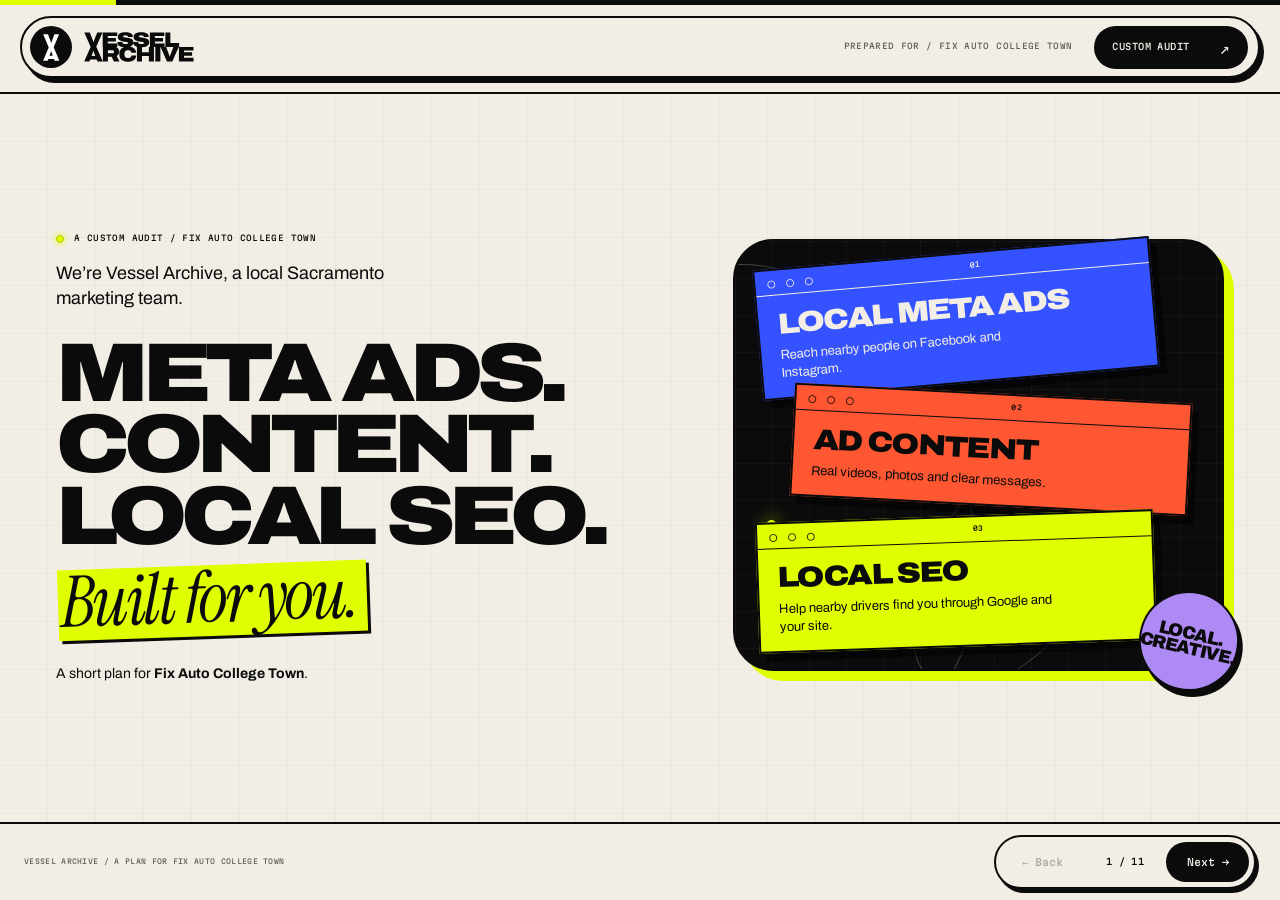
<file: index.html>
<!doctype html><html lang="en"><head><meta charset="utf-8"><meta name="viewport" content="width=device-width,initial-scale=1,viewport-fit=cover"><meta name="robots" content="noindex,nofollow"><meta name="theme-color" content="#f2eee5"><meta name="description" content="A custom local marketing plan for Fix Auto College Town, by Vessel Archive."><title>Fix Auto College Town × Vessel Archive</title><link rel="icon" href="assets/VA_Symbol_Black.svg" type="image/svg+xml"><link rel="preload" href="assets/archivo.woff" as="font" type="font/woff" crossorigin><link rel="stylesheet" href="styles.css?v=fix-auto-1"><script src="app.js?v=c405a71dfee5" defer></script></head><body><div class="reading-progress" aria-hidden="true"><span id="progress"></span></div><header class="masthead"><a class="brand" href="#1" aria-label="Vessel Archive, first page"><span class="brand-disc"><img src="assets/VA_Symbol_White.svg" alt="" width="19" height="30"></span><img class="wordmark" src="assets/VA_Primary_Black.svg" alt="Vessel Archive" width="124" height="36"></a><span class="project-label mono">Prepared for / Fix Auto College Town</span><span class="nav-tag mono">Custom audit <span aria-hidden="true">↗</span></span></header><main class="deck" aria-label="11-page Fix Auto College Town audit"><section class="slide intro-slide graph" id="slide-1" data-page="1" tabindex="-1" aria-label="Page 1" aria-hidden="false"><div class="slide-inner"><div class="cover-grid"><div class="cover-copy"><p class="eyebrow"><span class="signal"></span>A custom audit / Fix Auto College Town</p><p class="intro-note">We’re Vessel Archive, a local Sacramento marketing team.</p><h1 class="mega"><span>META ADS.</span><span>CONTENT.</span><span>LOCAL SEO.</span><em class="highlight">Built for you.</em></h1><p class="prepared">A short plan for <strong>Fix Auto College Town</strong>.</p></div><div class="service-stage"><div class="stage-grid" aria-hidden="true"><div class="orbit orbit-a"></div><div class="orbit orbit-b"></div><span class="orbit-point"></span></div><article class="service-window window cobalt"><div class="window-bar"><span class="window-dots" aria-hidden="true">○ ○ ○</span><span>01</span><span></span></div><div class="service-copy"><h3>Local Meta ads</h3><p>Reach nearby people on Facebook and Instagram.</p></div></article><article class="service-window window orange"><div class="window-bar"><span class="window-dots" aria-hidden="true">○ ○ ○</span><span>02</span><span></span></div><div class="service-copy"><h3>Ad content</h3><p>Real videos, photos and clear messages.</p></div></article><article class="service-window window acid"><div class="window-bar"><span class="window-dots" aria-hidden="true">○ ○ ○</span><span>03</span><span></span></div><div class="service-copy"><h3>Local SEO</h3><p>Help nearby drivers find you through Google and your site.</p></div></article><div class="archive-sticker" aria-hidden="true"><strong>LOCAL.<br>CREATIVE.</strong></div></div></div></div></section><section class="slide praise-slide graph" id="slide-2" data-page="2" aria-label="Page 2" tabindex="-1" hidden><div class="slide-inner"><div class="section-heading"><p class="eyebrow"><span class="signal"></span>What you do well</p><h2 class="mega"><span>REAL WORK. </span><em class="highlight">Local trust.</em></h2></div><div class="praise-grid"><div class="praise-copy"><p class="praise-body">Your shop already has the things a driver wants to see: real repairs, a local team and strong reviews.</p><div class="strength-review"><strong>4.8/5</strong><div><span>41 Google reviews</span><small class="mono">As of November 6, 2026</small></div></div><ul class="strength-points"><li>Your site shows real repair videos, with the car and work named.</li><li>The first screen has a clear call button.</li><li>Carwise offers both photo estimates and visit booking.</li></ul><p class="praise-transition">Make those strengths easier to find, then help drivers take the next step.</p></div><div class="praise-proof"><figure class="window proof-shot"><a href="assets/google-profile.jpg" target="_blank"><img src="assets/google-profile.jpg" alt="Your Google listing" loading="eager"></a><figcaption>Your Google listing · Nov 6, 2026 · <a href="https://www.google.com/maps/place/Fix+Auto+College+Town+%E2%80%93+Sacramento/@38.5495939,-121.4159097,17z/data=!3m1!4b1!4m6!3m5!1s0x809adac24837342f:0x99bc04dbec134367!8m2!3d38.5495939!4d-121.4159097!16s%2Fg%2F11c76hlml5?entry=ttu" target="_blank" rel="noopener">Source ↗</a> · Tap to enlarge</figcaption></figure><figure class="window proof-shot"><a href="assets/home-top.jpg" target="_blank"><img src="assets/home-top.jpg" alt="Your storefront and call button" loading="eager"></a><figcaption>Your storefront and call button · Nov 6, 2026 · <a href="https://fixautocollegetown.com/" target="_blank" rel="noopener">Source ↗</a> · Tap to enlarge</figcaption></figure></div></div></div></section><section class="slide list-slide findings-slide graph" id="slide-3" data-page="3" aria-label="Page 3" tabindex="-1" hidden><div class="slide-inner"><div class="section-heading"><p class="eyebrow"><span class="signal"></span>What we found / 1 of 3</p><h2 class="mega"><span>FINDINGS. </span><em class="highlight">Worth fixing.</em></h2></div><div class="finding-rows"><article class="finding-row"><div class="finding-copy"><span class="row-number">01</span><div><h3>Make photo estimates easy to find.</h3><p>Your site’s “Get Your Repair Quote Now” section opens visit booking. Carwise also offers an online photo estimate. Give drivers a clear choice: send photos or book a visit.</p><p class="finding-scope">Observed: two different options. The booking form loads with appointment options; neither form was submitted.</p></div></div><div class="proof-pair"><figure class="window proof-shot"><a href="assets/quote-booking.jpg" target="_blank"><img src="assets/quote-booking.jpg" alt="Site: quote heading, visit booking" loading="eager"></a><figcaption>Site: quote heading, visit booking · Nov 6, 2026 · <a href="https://fixautocollegetown.com/" target="_blank" rel="noopener">Source ↗</a> · Tap to enlarge</figcaption></figure><figure class="window proof-shot"><a href="assets/carwise-about-hours.jpg" target="_blank"><img src="assets/carwise-about-hours.jpg" alt="Carwise: photo estimate and booking" loading="eager"></a><figcaption>Carwise: photo estimate and booking · Nov 6, 2026 · <a href="https://www.carwise.com/auto-body-shops/fix-auto-college-town-sacramento-sacramento-ca-95826/625810" target="_blank" rel="noopener">Source ↗</a> · Tap to enlarge</figcaption></figure></div></article><article class="finding-row"><div class="finding-copy"><span class="row-number">02</span><div><h3>Closing times disagree.</h3><p>Your site shows a 5 PM close today. Carwise says 4:30 PM on weekdays. A driver could plan around the wrong time.</p><p class="finding-scope">Observed: a 30-minute gap on Friday, Nov 6. Confirm the right hours before changing either.</p></div></div><div class="proof-pair"><figure class="window proof-shot"><a href="assets/site-hours.jpg" target="_blank"><img src="assets/site-hours.jpg" alt="Site: Friday closes at 5 PM" loading="eager"></a><figcaption>Site: Friday closes at 5 PM · Nov 6, 2026 · <a href="https://fixautocollegetown.com/" target="_blank" rel="noopener">Source ↗</a> · Tap to enlarge</figcaption></figure><figure class="window proof-shot"><a href="assets/carwise-about-hours.jpg" target="_blank"><img src="assets/carwise-about-hours.jpg" alt="Carwise: weekdays close at 4:30 PM" loading="eager"></a><figcaption>Carwise: weekdays close at 4:30 PM · Nov 6, 2026 · <a href="https://www.carwise.com/auto-body-shops/fix-auto-college-town-sacramento-sacramento-ca-95826/625810" target="_blank" rel="noopener">Source ↗</a> · Tap to enlarge</figcaption></figure></div></article></div></div></section><section class="slide list-slide findings-slide graph" id="slide-4" data-page="4" aria-label="Page 4" tabindex="-1" hidden><div class="slide-inner"><div class="section-heading"><p class="eyebrow"><span class="signal"></span>What we found / 2 of 3</p><h2 class="mega"><span>FINDINGS. </span><em class="highlight">Worth fixing.</em></h2></div><div class="finding-rows"><article class="finding-row"><div class="finding-copy"><span class="row-number">03</span><div><h3>The shop bio names Chino.</h3><p>Your Sacramento Carwise profile ends with “For more information visit fixautousa.com/chino.” Replace it with the right shop details.</p><p class="finding-scope">Observed in the About text. It is plain text, not a clickable link. Lost visits were not measured.</p></div></div><figure class="window proof-shot"><a href="assets/carwise-about-hours.jpg" target="_blank"><img src="assets/carwise-about-hours.jpg" alt="Carwise About text names Chino" loading="eager"></a><figcaption>Carwise About text names Chino · Nov 6, 2026 · <a href="https://www.carwise.com/auto-body-shops/fix-auto-college-town-sacramento-sacramento-ca-95826/625810" target="_blank" rel="noopener">Source ↗</a> · Tap to enlarge</figcaption></figure></article><article class="finding-row"><div class="finding-copy"><span class="row-number">04</span><div><h3>Tell the story behind the repair.</h3><p>The Grand Highlander video names the work: fender replacement and bumper repair. Add a short story about the damage, the repair and the next step for a driver with a similar need.</p><p class="finding-scope">Opportunity: add context to work you already show. We are not claiming the shop lacks videos.</p></div></div><figure class="window proof-shot"><a href="assets/repair-gallery.jpg" target="_blank"><img src="assets/repair-gallery.jpg" alt="A real repair video on your site" loading="eager"></a><figcaption>A real repair video on your site · Nov 6, 2026 · <a href="https://fixautocollegetown.com/" target="_blank" rel="noopener">Source ↗</a> · Tap to enlarge</figcaption></figure></article></div></div></section><section class="slide list-slide findings-slide graph" id="slide-5" data-page="5" aria-label="Page 5" tabindex="-1" hidden><div class="slide-inner"><div class="section-heading"><p class="eyebrow"><span class="signal"></span>What we found / 3 of 3</p><h2 class="mega"><span>FINDINGS. </span><em class="highlight">Worth fixing.</em></h2></div><div class="finding-rows"><article class="finding-row"><div class="finding-copy"><span class="row-number">05</span><div><h3>A message has no reply window.</h3><p>The contact section says “Get in Touch Now!” but does not say when staff will reply. Add a response time the team can meet, with a call option for urgent questions.</p><p class="finding-scope">Observed on the contact section. We did not submit a message or test your actual reply speed.</p></div></div><div class="proof-pair"><figure class="window proof-shot"><a href="assets/contact-hours.jpg" target="_blank"><img src="assets/contact-hours.jpg" alt="Contact form: name, email and message" loading="eager"></a><figcaption>Contact form: name, email and message · Nov 6, 2026 · <a href="https://fixautocollegetown.com/" target="_blank" rel="noopener">Source ↗</a> · Tap to enlarge</figcaption></figure><figure class="window proof-shot"><a href="assets/site-hours.jpg" target="_blank"><img src="assets/site-hours.jpg" alt="Contact form: send button and hours" loading="eager"></a><figcaption>Contact form: send button and hours · Nov 6, 2026 · <a href="https://fixautocollegetown.com/" target="_blank" rel="noopener">Source ↗</a> · Tap to enlarge</figcaption></figure></div></article><article class="finding-row"><div class="finding-copy"><span class="row-number">06</span><div><h3>Build up your review proof.</h3><p>Carwise shows 16 reviews for your shop. Caliber’s nearby University shop shows 5,814. Ask each customer for an honest review after a completed repair.</p><p class="finding-scope">Observed on the same review site. Shop age differs; customer volume was not measured. Counts do not measure repair quality or Google rank.</p></div></div><div class="proof-pair"><figure class="window proof-shot"><a href="assets/carwise-reviews.jpg" target="_blank"><img src="assets/carwise-reviews.jpg" alt="Fix Auto College Town: 16 reviews" loading="eager"></a><figcaption>Fix Auto College Town: 16 reviews · Nov 6, 2026 · <a href="https://www.carwise.com/auto-body-shops/fix-auto-college-town-sacramento-sacramento-ca-95826/625810" target="_blank" rel="noopener">Source ↗</a> · Tap to enlarge</figcaption></figure><figure class="window proof-shot"><a href="assets/caliber-reviews.jpg" target="_blank"><img src="assets/caliber-reviews.jpg" alt="Caliber University: 5,814 reviews" loading="eager"></a><figcaption>Caliber University: 5,814 reviews · Nov 6, 2026 · <a href="https://www.carwise.com/auto-body-shops/caliber-sacramento-university-sacramento-ca-95826/525166" target="_blank" rel="noopener">Source ↗</a> · Tap to enlarge</figcaption></figure></div></article></div></div></section><section class="slide list-slide fixes-slide dark" id="slide-6" data-page="6" aria-label="Page 6" tabindex="-1" hidden><div class="slide-inner"><div class="section-heading"><p class="eyebrow"><span class="signal"></span>How we would help / 1 of 2</p><h2 class="mega"><span>HERE’S THE FIX. </span><em class="highlight">The work we’d do.</em></h2></div><div class="audit-rows"><article class="audit-row"><span class="row-number fix-number">01 + 05</span><div class="row-content"><h3>Give every driver a clear next step.</h3><p>Label “Send photos for an estimate” and “Book an estimate visit” as separate choices. Set a clear reply window for messages, and keep the call button easy to reach.</p></div></article><article class="audit-row"><span class="row-number fix-number">02 + 03</span><div class="row-content"><h3>Make your shop details agree.</h3><p>Confirm the real closing time with your team. Update the site and listings, replace the Chino text, and check each contact and booking route again.</p></div></article></div></div></section><section class="slide list-slide fixes-slide dark" id="slide-7" data-page="7" aria-label="Page 7" tabindex="-1" hidden><div class="slide-inner"><div class="section-heading"><p class="eyebrow"><span class="signal"></span>How we would help / 2 of 2</p><h2 class="mega"><span>HERE’S THE FIX. </span><em class="highlight">The work we’d do.</em></h2></div><div class="audit-rows"><article class="audit-row"><span class="row-number fix-number">04</span><div class="row-content"><h3>Turn real repairs into local stories.</h3><p>Build on your existing videos. Show the damage, explain the work in plain words and end with one clear way to ask for help. Use only customer-approved footage.</p></div></article><article class="audit-row"><span class="row-number fix-number">06</span><div class="row-content"><h3>Make reviews part of the handoff.</h3><p>Invite honest feedback after every completed repair. Keep a steady review and reply routine. Test approved local ads that lead to the right estimate option, then count real inquiries.</p></div></article></div></div></section><section class="slide videos-slide graph" id="slide-8" data-page="8" aria-label="Page 8" tabindex="-1" hidden><div class="slide-inner"><div class="section-heading"><p class="eyebrow"><span class="signal"></span>Ideas for your next shoot</p><h2 class="mega"><span>REAL VIDEOS. </span><em class="highlight">Made for your business.</em></h2></div><div class="creative-cards"><article class="creative-card window cobalt"><div class="window-bar"><span class="window-dots" aria-hidden="true">○ ○ ○</span><span>Video idea</span><span>01</span></div><div class="creative-copy"><span class="creative-number" aria-hidden="true">01</span><div><h3>One repair, explained</h3><p>Show the damage, the repair steps and the finish on one car. Explain what the team checked before handing it back.</p></div></div></article><article class="creative-card window orange"><div class="window-bar"><span class="window-dots" aria-hidden="true">○ ○ ○</span><span>Video idea</span><span>02</span></div><div class="creative-copy"><span class="creative-number" aria-hidden="true">02</span><div><h3>Photos or a visit?</h3><p>Show how to send photos for an estimate, what to include and when an in-person check is still needed.</p></div></div></article><article class="creative-card window acid"><div class="window-bar"><span class="window-dots" aria-hidden="true">○ ○ ○</span><span>Video idea</span><span>03</span></div><div class="creative-copy"><span class="creative-number" aria-hidden="true">03</span><div><h3>What happens next?</h3><p>Let a team member walk through the first call, estimate, insurance questions and repair updates. Set clear expectations.</p></div></div></article></div></div></section><section class="slide roadmap-slide roadmap-first dark" id="slide-9" data-page="9" tabindex="-1" aria-label="Page 9" hidden aria-hidden="true"><div class="slide-inner"><div class="section-heading"><p class="eyebrow"><span class="signal"></span>A proposed starting plan / 1 of 2</p><h2 class="mega"><span>THE FIRST </span><em class="highlight">90 days.</em></h2></div><div class="roadmap-cards roadmap-pair"><article class="roadmap-card window acid"><div class="roadmap-copy"><span class="roadmap-label mono">Days 1–30</span><div><h3>Build and launch</h3><p>We’d script and shoot repair stories, then launch approved local ads in the first couple of weeks. At the same time, we’d improve the site, fix shop details and set a clear brand direction.</p></div></div></article><article class="roadmap-card window cobalt"><div class="roadmap-copy"><span class="roadmap-label mono">Days 31–60</span><div><h3>Learn and sharpen</h3><p>Track which videos, offers and audiences bring real calls and estimates. Cut weak ads and send drivers to the improved site. Compare photo-estimate and visit-booking routes.</p></div></div></article></div><p class="roadmap-note mono">Proposed timing depends on agreed scope, access and team approvals.</p></div></section><section class="slide roadmap-slide roadmap-second dark" id="slide-10" data-page="10" tabindex="-1" aria-label="Page 10" hidden aria-hidden="true"><div class="slide-inner"><div class="section-heading"><p class="eyebrow"><span class="signal"></span>A proposed starting plan / 2 of 2</p><h2 class="mega"><span>KEEP IT </span><em class="highlight">moving.</em></h2></div><div class="roadmap-finish"><div class="roadmap-cards roadmap-single"><article class="roadmap-card window orange"><div class="roadmap-copy"><span class="roadmap-label mono">Days 61–90</span><div><h3>Double down</h3><p>Create more content around what worked, refresh the ads and tighten the site so more drivers ask for an estimate. Keep shop details current and ask each customer for an honest review.</p></div></div></article></div><div class="roadmap-loop"><span class="mono">Then, every month</span><p>Then repeat each month: shoot, launch, learn and improve.</p></div></div><p class="roadmap-note mono">Proposed timing depends on agreed scope, access and team approvals.</p></div></section><section class="slide close-slide graph" id="slide-11" data-page="11" tabindex="-1" aria-label="Page 11" hidden aria-hidden="true"><div class="slide-inner"><div class="close-top"><div><p class="eyebrow"><span class="signal"></span>From one local team to another</p><h2 class="mega"><span>Good local businesses deserve </span><em class="highlight">to grow.</em></h2></div><div class="closing-symbol" aria-hidden="true"><img src="assets/VA_Symbol_Black.svg" alt=""></div></div><div class="close-bottom"><p class="lead">Whether we work together or not, we hope this helps. We love seeing Sacramento-area businesses do well. If you’d like, we can talk through the next step.</p><div class="actions"><a class="button" href="mailto:teo@vessel-archive.com">Plan a quick call <span aria-hidden="true">↗</span></a><a class="work-link mono" href="https://vessel-archive.com/" target="_blank" rel="noopener">See our work <span aria-hidden="true">↗</span></a></div></div><div class="footer-wordmark"><img src="assets/VA_Primary_Black.svg" alt="Vessel Archive"></div></div></section></main><footer class="deck-footer"><span class="footer-label mono">Vessel Archive / A plan for Fix Auto College Town</span><nav class="controls" aria-label="Page navigation"><button id="back" type="button" disabled aria-label="Previous page">← <span>Back</span></button><div class="count mono"><strong id="page-number">1 / 11</strong></div><button id="next" type="button" aria-label="Next page"><span>Next</span> →</button></nav></footer><div id="page-status" class="visually-hidden" aria-live="polite" aria-atomic="true"></div></body></html>
</file>
<file: styles.css>
/* V4: the original Modern Aesthetics / Vessel composition, in seven pages. */
@font-face{font-family:Archivo;src:url('assets/archivo.woff') format('woff');font-weight:100 900;font-stretch:62% 125%;font-display:swap}
@font-face{font-family:Instrument;src:url('assets/instrument-serif-italic.woff') format('woff');font-weight:400;font-style:italic;font-display:swap}
@font-face{font-family:Martian;src:url('assets/martian-mono.woff') format('woff');font-weight:500;font-display:swap}
:root{--paper:#f2eee5;--ink:#0b0b0b;--lime:#dfff00;--orange:#ff5731;--blue:#3452ff;--purple:#ae8af5;--muted:#656158;--line:#0b0b0b35;--mono:Martian,monospace;--serif:Instrument,Georgia,serif;--pad:clamp(24px,4.4vw,84px)}
*{box-sizing:border-box}html,body{margin:0;width:100%;height:100%;overflow:hidden}body{height:100svh;height:100dvh;background:var(--paper);color:var(--ink);font-family:Archivo,Arial,sans-serif;font-variation-settings:"wdth" 100;font-size:18px;line-height:1.5;-webkit-font-smoothing:antialiased;text-size-adjust:100%;display:flex;flex-direction:column}button,a{touch-action:manipulation;-webkit-tap-highlight-color:transparent}a{color:inherit;text-decoration:none}button{font:inherit;color:inherit;cursor:pointer}button:focus-visible,a:focus-visible{outline:3px solid var(--blue);outline-offset:5px}.dark :focus-visible{outline-color:var(--lime)}img{display:block;max-width:100%}p,h1,h2,h3,h4,figure{margin:0}h1,h2,h3{font-weight:900;font-variation-settings:"wdth" 117,"wght" 900;letter-spacing:-.055em;line-height:.95}em{font-family:var(--serif);font-variation-settings:normal;font-weight:400;font-style:italic;text-transform:none;letter-spacing:-.035em}[hidden]{display:none!important}::selection{background:var(--lime);color:var(--ink)}.mono,.eyebrow{font:500 9px/1.65 var(--mono);letter-spacing:.045em;text-transform:uppercase}.eyebrow{display:flex;align-items:center;gap:10px;margin-bottom:23px}.signal{width:8px;height:8px;flex:0 0 auto;background:var(--lime);border:1px solid #b3c900;box-shadow:0 0 0 4px #dfff0030;border-radius:50%}.masthead{flex:0 0 62px;margin:16px 20px 0;border:2px solid var(--ink);border-radius:40px;background:var(--paper);box-shadow:4px 5px 0 var(--ink);z-index:20;display:flex;align-items:center;justify-content:space-between;gap:22px;padding:7px 10px 7px 8px}.brand{display:flex;gap:11px;align-items:center;flex-shrink:0}.brand-disc{width:42px;height:42px;display:grid;place-items:center;background:var(--ink);border-radius:50%}.brand-disc img{height:29px;width:auto}.wordmark{width:112px;height:auto}.project-label{font-size:8px;color:var(--muted);margin-left:auto;text-align:right}.nav-tag{display:flex;align-items:center;gap:30px;background:var(--ink);color:var(--paper);border-radius:28px;padding:13px 18px;font-size:9px}.nav-tag>span{font-size:17px;line-height:1}.reading-progress{position:fixed;top:0;left:0;right:0;height:5px;z-index:40;background:var(--ink)}.reading-progress>span{height:100%;display:block;width:14.2857%;background:var(--lime);transition:width .2s}.deck{flex:1;min-height:0;margin-top:14px;position:relative}.slide{height:100%;overflow:auto;overscroll-behavior:contain;scrollbar-width:thin;outline:none;position:relative;isolation:isolate;padding:clamp(25px,3.5vh,44px) var(--pad);border-top:2px solid var(--ink);border-bottom:2px solid var(--ink)}.slide-inner{max-width:1490px;min-height:100%;margin:auto;display:flex;flex-direction:column;justify-content:center}.graph{background-color:var(--paper);background-image:linear-gradient(#0b0b0b08 1px,transparent 1px),linear-gradient(90deg,#0b0b0b08 1px,transparent 1px);background-size:48px 48px;background-position:-1px -1px}.dark{background:var(--ink);color:var(--paper)}.mega{font-size:clamp(55px,6.7vw,108px);line-height:.84;letter-spacing:-.075em;text-transform:uppercase;font-variation-settings:"wdth" 117,"wght" 900;font-weight:900}.mega>span{display:block}.mega>em{display:block;font-size:.91em;line-height:.92;margin:.12em 0 .08em .025em;position:relative;width:fit-content;max-width:100%}.mega .highlight{background:var(--lime);color:var(--ink);padding:.015em .12em .07em .04em;transform:rotate(-2deg);box-shadow:3px 3px 0 var(--ink);z-index:1}.lead{font-size:clamp(17px,1.35vw,21px);line-height:1.5;letter-spacing:-.018em;max-width:41ch}.cover-grid{display:grid;grid-template-columns:minmax(0,1.1fr) minmax(0,.9fr);gap:6vw;align-items:center}.cover-copy .mega{font-size:clamp(54px,6.5vw,104px);line-height:.86}.cover-copy .mega>span{white-space:nowrap}.cover-copy .mega>em{font-size:.85em;margin-top:.18em;white-space:nowrap}.intro-note{font-size:18px;line-height:1.4;max-width:34ch;margin-bottom:26px}.prepared{font-size:14px;line-height:1.5;max-width:42ch;margin-top:27px}.cover-copy .eyebrow{font-size:8px;margin-bottom:16px}.window{border:2px solid var(--ink);background:var(--paper);position:relative;box-shadow:8px 9px 0 var(--ink)}.window-bar{height:34px;border-bottom:1px solid var(--ink);padding:0 12px;display:flex;align-items:center;justify-content:space-between;gap:12px;font:500 7px/1.4 var(--mono);letter-spacing:.02em;text-transform:uppercase}.window-dots{white-space:nowrap;font-size:13px;letter-spacing:1px}.service-stage{height:455px;position:relative;padding:22px 24px 16px}.stage-grid{position:absolute;inset:8px 0 15px;background-color:var(--ink);background-image:linear-gradient(#ffffff09 1px,transparent 1px),linear-gradient(90deg,#ffffff09 1px,transparent 1px);background-size:37px 37px;border:2px solid var(--ink);border-radius:40px;box-shadow:10px 10px 0 var(--lime);overflow:hidden}.orbit{position:absolute;border:1px solid #f2eee540;border-radius:50%;width:490px;height:490px;left:-180px;top:10px;transform:rotate(-25deg) scaleX(.65)}.orbit-b{left:130px;top:150px;width:320px;height:320px;transform:rotate(35deg) scaleX(.5)}.orbit-point{position:absolute;width:9px;height:9px;border-radius:50%;background:var(--lime);left:32px;bottom:140px;box-shadow:0 0 18px var(--lime)}.service-window{width:90%;max-width:430px;box-shadow:7px 8px 0 #0008}.service-window:nth-of-type(1){transform:rotate(-5deg);z-index:2}.service-window:nth-of-type(2){margin:10px 0 0 8%;transform:rotate(3deg);z-index:3}.service-window:nth-of-type(3){margin:10px 0 0 0;transform:rotate(-2deg);z-index:4}.service-window .window-bar{height:25px;border-color:currentColor}.service-copy{padding:15px 19px}.service-copy h3{font-size:29px;line-height:.95;text-transform:uppercase}.service-copy p{font-size:13px;line-height:1.4;margin-top:8px;max-width:39ch}.cobalt{background:var(--blue);color:var(--paper)}.orange{background:var(--orange);color:var(--ink)}.acid{background:var(--lime);color:var(--ink)}.archive-sticker{position:absolute;right:-10px;top:6px;z-index:5;border:2px solid var(--ink);background:var(--purple);width:116px;height:116px;border-radius:50%;box-shadow:5px 5px 0 var(--ink);display:flex;align-items:center;justify-content:center;flex-direction:column;transform:rotate(13deg);gap:6px}.archive-sticker .mono{font-size:6px}.archive-sticker strong{font-size:22px;font-weight:900;line-height:.86;text-align:center;letter-spacing:-.06em}.service-stage .archive-sticker{right:-15px;top:auto;bottom:-5px;width:100px;height:100px}.service-stage .archive-sticker strong{font-size:18px}.service-stage .archive-sticker .mono{font-size:5px}.strength-layout{display:grid;grid-template-columns:minmax(0,1.08fr) minmax(0,.92fr);gap:6vw;align-items:center}.strength-copy .mega{font-size:clamp(47px,5.9vw,90px)}.strength-copy>.lead{margin-top:27px}.why{border-left:3px solid var(--orange);padding-left:15px;margin-top:22px;max-width:45ch}.why .label{font-size:8px}.why p{font-size:16px;line-height:1.45;margin-top:7px}.source{display:inline-flex;gap:18px;align-items:center;font-size:8px;border-bottom:1px solid currentColor;padding-bottom:3px;margin-top:20px;line-height:1.5}.source span{font-size:14px;line-height:1}.archive-stage{position:relative;height:470px;padding:22px 25px 34px}.portrait-window{width:91%;height:100%;transform:rotate(-5deg);border-color:var(--paper);box-shadow:12px 17px 0 #0005;z-index:2;display:flex;flex-direction:column}.portrait-window .window-bar{background:var(--blue);color:var(--paper);border-color:var(--paper);font-size:6px;flex:0 0 32px}.portrait{width:100%;height:0;flex:1;min-height:0;object-fit:cover;object-position:center 25%}.portrait-caption{background:var(--orange);padding:17px 15px;border-top:1px solid var(--paper)}.portrait-caption>strong{font-size:26px;line-height:.95;letter-spacing:-.065em;font-variation-settings:"wdth" 117,"wght" 900;font-weight:900;display:block}.portrait-caption .mono{display:block;font-size:6px;margin-top:8px}.logo-image .portrait{object-fit:contain;background:#fff;padding:20px}.archive-stage .archive-sticker{right:-9px;top:35px}.strength-layout.no-image{grid-template-columns:1fr;max-width:1000px}.finding-grid{display:grid;grid-template-columns:minmax(0,1.03fr) minmax(0,.97fr);gap:6vw;align-items:center}.finding-heading .mega{font-size:clamp(45px,5.7vw,88px);line-height:.88}.finding-heading .eyebrow{color:var(--lime)}.impact{margin-top:32px;padding-left:16px;border-left:3px solid var(--orange);max-width:40ch}.impact .label{color:var(--lime);font-size:8px}.impact p{font-size:clamp(17px,1.5vw,22px);line-height:1.45;margin-top:8px}.proof-window{color:var(--ink);border-color:var(--paper);box-shadow:8px 9px 0 #f2eee525;transform:rotate(2deg)}.issue-2 .proof-window{transform:rotate(-2deg)}.proof-window>.window-bar{background:var(--paper)}.proof-face{border-bottom:2px solid var(--ink);padding:28px;display:flex;gap:25px;align-items:center;min-height:190px}.finding-number{font-size:clamp(72px,7vw,108px);font-weight:900;font-variation-settings:"wdth" 117,"wght" 900;letter-spacing:-.08em;line-height:.85}.proof-face .label{font-size:8px;display:block;margin-bottom:10px}.proof-face p{font-size:22px;line-height:1.35;letter-spacing:-.02em}.fix{padding:27px 28px 17px}.fix .label{display:inline-block;background:var(--lime);padding:3px 6px;font-size:8px}.fix p{font-size:21px;line-height:1.4;margin-top:11px}.proof-footer{padding:0 28px 23px}.proof-footer .source{margin-top:8px}.plan-slide .mega{font-size:clamp(52px,6.3vw,96px);max-width:1100px}.plan-slide .eyebrow{color:var(--lime)}.steps{display:grid;grid-template-columns:repeat(3,minmax(0,1fr));gap:28px;margin:42px 7px 10px;align-items:stretch}.step{border-color:var(--paper);box-shadow:7px 8px 0 #f2eee525;min-width:0}.step:nth-child(1){transform:rotate(-2deg)}.step:nth-child(2){transform:translateY(12px) rotate(1deg)}.step:nth-child(3){transform:rotate(2deg)}.step .window-bar{border-color:currentColor}.step-copy{padding:22px}.step .number{font-size:61px;line-height:.9;font-variation-settings:"wdth" 117,"wght" 900;font-weight:900;letter-spacing:-.07em;display:block;margin-bottom:24px}.step h3{font-size:30px;line-height:.98;text-transform:uppercase}.step p{font-size:18px;line-height:1.4;margin-top:15px}.close-top{display:grid;grid-template-columns:1fr 220px;gap:7vw;align-items:center}.close-top .mega{font-size:clamp(58px,7.3vw,115px);max-width:1000px}.closing-symbol{width:210px;height:210px;background:var(--purple);border:2px solid var(--ink);border-radius:50%;display:grid;place-items:center;box-shadow:8px 8px 0 var(--ink);transform:rotate(12deg)}.closing-symbol img{width:80px;height:132px}.close-bottom{display:flex;justify-content:space-between;gap:35px;align-items:center;margin-top:32px}.close-bottom .lead{max-width:45ch}.actions{display:flex;flex-direction:column;align-items:flex-start;gap:20px;flex:0 0 auto}.button{background:var(--lime);color:var(--ink);border:2px solid var(--ink);box-shadow:5px 5px 0 var(--ink);padding:17px 21px;display:inline-flex;align-items:center;justify-content:space-between;gap:40px;font:500 10px/1.4 var(--mono);text-transform:uppercase;transition:transform .2s,box-shadow .2s}.button span{font-size:20px}.button:hover{transform:translate(3px,3px);box-shadow:2px 2px 0 var(--ink)}.work-link{border-bottom:1px solid var(--ink);padding-bottom:3px;font-size:9px}.footer-wordmark{border-top:2px solid var(--ink);margin-top:32px;padding-top:24px}.footer-wordmark img{height:clamp(70px,10vh,115px);width:100%;object-fit:contain}.deck-footer{flex:0 0 74px;padding:11px 24px;display:flex;align-items:center;justify-content:space-between;gap:25px}.footer-label{font-size:7px;color:var(--muted)}.controls{border:2px solid var(--ink);border-radius:40px;background:var(--paper);box-shadow:3px 4px 0 var(--ink);padding:5px;display:flex;align-items:center;gap:17px}.controls button{border:0;border-radius:24px;background:transparent;font:500 10px/1 var(--mono);padding:13px 15px;min-height:40px;min-width:83px}.controls button:disabled{opacity:.3;cursor:default}.controls #next{background:var(--ink);color:var(--paper)}.count{font-size:9px;min-width:48px;text-align:center}.count strong{font-weight:500}.visually-hidden{position:absolute;width:1px;height:1px;overflow:hidden;clip:rect(0,0,0,0);white-space:nowrap}.slide p,.slide h1,.slide h2,.slide h3{overflow-wrap:break-word}
@media(min-width:761px) and (max-height:760px){.slide{padding-top:24px;padding-bottom:24px}.cover-copy .mega{font-size:clamp(54px,5.7vw,84px)}.intro-note{margin-bottom:19px;font-size:16px}.prepared{margin-top:20px}.service-stage{height:410px}.service-copy{padding:12px 16px}.service-copy h3{font-size:25px}.service-copy p{font-size:12px}.strength-copy .mega{font-size:clamp(45px,5.2vw,75px)}.archive-stage{height:405px}.strength-copy>.lead{margin-top:22px;font-size:17px}.why{margin-top:17px}.why p{font-size:14px}.finding-heading .mega{font-size:clamp(45px,5.2vw,75px)}.proof-face{padding:23px;min-height:155px}.proof-face p{font-size:19px}.fix{padding:21px 23px 13px}.fix p{font-size:19px}.proof-footer{padding:0 23px 19px}.plan-slide .mega{font-size:clamp(48px,5.4vw,78px)}.steps{margin-top:32px;gap:24px}.step-copy{padding:18px}.step .number{font-size:47px;margin-bottom:18px}.step h3{font-size:26px}.step p{font-size:16px}.close-top .mega{font-size:clamp(54px,6.2vw,94px)}.closing-symbol{width:170px;height:170px}.closing-symbol img{height:110px;width:67px}.close-bottom{margin-top:26px}.footer-wordmark{margin-top:24px;padding-top:17px}.footer-wordmark img{height:70px}}
@media(max-width:1000px) and (min-width:761px){.cover-grid,.strength-layout,.finding-grid{gap:4vw}.service-stage{padding:28px 13px 20px}.service-copy h3{font-size:24px}.service-copy p{font-size:12px}.archive-sticker{width:95px;height:95px}.archive-sticker strong{font-size:18px}.archive-sticker .mono{font-size:5px}.proof-face{display:block}.finding-number{display:none}.proof-face p{font-size:19px}.fix p{font-size:18px}.step h3{font-size:25px}.step p{font-size:16px}.close-top{grid-template-columns:1fr 170px}.closing-symbol{width:160px;height:160px}.closing-symbol img{height:100px;width:61px}}
@media(max-width:760px){:root{--pad:23px}body{font-size:16px}.masthead{flex-basis:51px;min-height:51px;margin:10px 12px 0;padding:5px 8px 5px 5px;gap:10px;box-shadow:3px 4px 0 var(--ink)}.brand{gap:7px}.brand-disc{width:34px;height:34px}.brand-disc img{height:24px}.wordmark{width:84px}.project-label{font-size:6px;max-width:48%;line-height:1.5;padding-right:6px}.nav-tag{display:none}.deck{margin-top:11px}.slide{padding:25px var(--pad) 28px}.slide-inner{justify-content:center}.eyebrow{font-size:7px;line-height:1.6;gap:8px;margin-bottom:18px}.signal{width:6px;height:6px;box-shadow:0 0 0 3px #dfff0030}.cover-grid,.strength-layout,.finding-grid{display:flex;flex-direction:column;align-items:stretch;gap:26px}.cover-copy .eyebrow{font-size:6px;margin-bottom:13px}.intro-note{font-size:15px;max-width:33ch;line-height:1.4;margin-bottom:20px}.cover-copy .mega{font-size:clamp(44px,12.15vw,79px);line-height:.86}.cover-copy .mega>em{font-size:.85em;margin-top:.15em}.prepared{font-size:12px;margin-top:20px;max-width:39ch}.service-stage{height:auto;padding:0 3px;margin:0 2px 5px;display:grid;grid-template-columns:repeat(3,minmax(0,1fr));gap:8px}.service-stage .stage-grid,.service-stage .archive-sticker{display:none}.service-window{width:100%;margin:0!important;box-shadow:3px 4px 0 var(--ink)}.service-window:nth-of-type(1){transform:rotate(-3deg)}.service-window:nth-of-type(2){transform:translateY(6px) rotate(1deg)}.service-window:nth-of-type(3){transform:rotate(3deg)}.service-window .window-bar{height:21px;padding:0 5px;font-size:4px;gap:0}.service-window .window-dots{font-size:9px;letter-spacing:0}.service-window .window-bar>span:last-child{display:none}.service-copy{padding:12px 8px 13px}.service-copy h3{font-size:16px;line-height:.98;letter-spacing:-.055em}.service-copy p{font-size:10px;line-height:1.4;margin-top:9px}.strength-layout{gap:20px}.strength-copy .mega{font-size:clamp(36px,10.6vw,63px);line-height:.88}.strength-copy>.lead{font-size:16px;line-height:1.45;margin-top:20px;max-width:none}.why{margin-top:16px;padding-left:12px}.why .label{font-size:6px}.why p{font-size:13px;line-height:1.4;margin-top:5px}.source{font-size:6px;margin-top:14px;gap:13px}.source span{font-size:12px}.archive-stage{height:218px;padding:13px 25px 15px;margin:0 3px}.archive-stage .stage-grid{inset:5px 6px 7px;border-radius:25px;box-shadow:6px 6px 0 var(--lime)}.portrait-window{width:88%;transform:rotate(-4deg);box-shadow:6px 7px 0 #0005}.portrait-window .window-bar{height:24px;flex-basis:24px;font-size:5px;padding:0 8px}.portrait-window .window-dots{font-size:10px}.portrait-caption{padding:9px 10px}.portrait-caption>strong{font-size:17px;line-height:.95}.portrait-caption .mono{font-size:4.5px;margin-top:5px}.portrait{object-position:center 25%}.archive-stage .archive-sticker{right:-2px;top:19px;width:78px;height:78px;box-shadow:3px 3px 0 var(--ink);gap:4px}.archive-stage .archive-sticker strong{font-size:16px}.archive-stage .archive-sticker .mono{font-size:4px}.logo-image .portrait{padding:10px}.finding-grid{gap:26px}.finding-heading .mega{font-size:clamp(35px,10.5vw,63px);line-height:.89}.finding-heading .eyebrow{margin-bottom:18px}.impact{margin-top:22px;padding-left:12px;max-width:none}.impact .label{font-size:6px}.impact p{font-size:15px;line-height:1.4;margin-top:5px}.proof-window{margin:0 4px;box-shadow:5px 6px 0 #f2eee525;transform:rotate(1.3deg)}.issue-2 .proof-window{transform:rotate(-1.3deg)}.proof-window .window-bar{height:26px;font-size:5.5px;padding:0 9px;gap:8px}.proof-window .window-dots{font-size:10px}.proof-face{padding:18px 16px;min-height:0;gap:16px}.finding-number{font-size:61px;flex:0 0 61px}.proof-face .label{font-size:6px;margin-bottom:8px}.proof-face p{font-size:16px;line-height:1.35}.fix{padding:17px 16px 10px}.fix .label{font-size:6px;padding:2px 5px}.fix p{font-size:16px;line-height:1.4;margin-top:8px}.proof-footer{padding:0 16px 16px}.proof-footer .source{margin-top:6px}.plan-slide .mega{font-size:clamp(39px,11.2vw,67px);line-height:.88}.steps{grid-template-columns:1fr;gap:20px;margin:29px 4px 7px}.step:nth-child(1){transform:rotate(-1.5deg)}.step:nth-child(2){transform:rotate(1deg)}.step:nth-child(3){transform:rotate(-1deg)}.step{box-shadow:4px 5px 0 #f2eee525}.step .window-bar{height:24px;padding:0 10px;font-size:5px}.step .window-dots{font-size:10px}.step-copy{padding:15px 14px;display:grid;grid-template-columns:47px 1fr;gap:17px;align-items:start}.step .number{font-size:43px;margin:0}.step h3{font-size:23px;line-height:.98}.step p{font-size:14px;line-height:1.4;margin-top:8px}.close-top{display:block}.close-top .mega{font-size:clamp(44px,12.2vw,76px);line-height:.87}.closing-symbol{display:none}.close-bottom{display:block;margin-top:26px}.close-bottom .lead{font-size:18px;line-height:1.45;max-width:34ch}.actions{gap:22px;margin-top:28px}.button{font-size:8px;padding:15px 18px;gap:30px}.button span{font-size:18px}.work-link{font-size:8px}.footer-wordmark{margin-top:32px;padding-top:23px}.footer-wordmark img{height:78px}.deck-footer{flex-basis:68px;min-height:68px;padding:8px 13px 11px;justify-content:center}.footer-label{display:none}.controls{width:100%;max-width:390px;justify-content:space-between;padding:4px;gap:12px;box-shadow:2px 3px 0 var(--ink)}.controls button{font-size:9px;min-height:37px;min-width:85px;padding:11px 15px}.count{font-size:8px}.mega>em{line-height:.94}}
@media(max-width:370px){:root{--pad:19px}.slide{padding-top:21px;padding-bottom:24px}.cover-grid{gap:23px}.cover-copy .mega{font-size:12vw}.intro-note{font-size:14px;margin-bottom:17px}.service-copy{padding:10px 6px 11px}.service-copy h3{font-size:14px}.service-copy p{font-size:9px}.strength-copy .mega{font-size:10.4vw}.strength-copy>.lead{font-size:15px}.archive-stage{height:195px}.finding-heading .mega{font-size:10.5vw}.finding-grid{gap:22px}.finding-number{font-size:49px;flex-basis:49px}.proof-face{gap:13px;padding:15px 13px}.proof-face p,.fix p{font-size:15px}.fix{padding:15px 13px 10px}.proof-footer{padding:0 13px 14px}.step-copy{grid-template-columns:38px 1fr;gap:14px;padding:13px}.step .number{font-size:36px}.step h3{font-size:21px}.step p{font-size:13px}.steps{gap:18px}.footer-wordmark img{height:66px}}
@media(prefers-reduced-motion:no-preference){.slide-inner{animation:enter .23s ease-out}@keyframes enter{from{opacity:.45;transform:translateY(7px)}to{opacity:1;transform:translateY(0)}}}@media(prefers-reduced-motion:reduce){*,*::before,*::after{animation:none!important;transition:none!important}}
/* Phone intro: keep the big hero and give every service a readable row. */
@media(max-width:760px){.cover-grid{gap:22px}.service-stage{display:flex;flex-direction:column;gap:9px;margin:0 3px 3px;padding:0}.service-window{width:100%;max-width:none;box-shadow:3px 4px 0 var(--ink)}.service-window:nth-of-type(1){transform:rotate(-1deg)}.service-window:nth-of-type(2){transform:rotate(.7deg)}.service-window:nth-of-type(3){transform:rotate(-.6deg)}.service-window .window-bar{display:none}.service-copy{display:grid;grid-template-columns:92px minmax(0,1fr);gap:12px;align-items:center;padding:10px 12px}.service-copy h3{font-size:16px;line-height:1;overflow-wrap:normal}.service-copy p{font-size:14px;line-height:1.35;margin:0;max-width:none}}
@media(max-width:370px){.cover-grid{gap:19px}.service-stage{gap:8px}.service-copy{grid-template-columns:86px minmax(0,1fr);gap:10px;padding:9px 10px}.service-copy h3{font-size:15px}.service-copy p{font-size:14px}}
/* Compact the phone finding frame, never its headline or body type. */
@media(max-width:760px){.issue-slide{padding-top:21px;padding-bottom:20px}.finding-grid{gap:16px}.finding-heading .eyebrow{margin-bottom:14px}.impact{margin-top:14px}.proof-window .window-bar{height:22px}.proof-face{padding-top:14px;padding-bottom:14px}.fix{padding-top:14px;padding-bottom:8px}.proof-footer{padding-bottom:12px}.proof-footer .source{margin-top:4px}}
/* V5 richer story: Megan's sparse, ruled audit rows inside Vessel's visual system. */
.section-heading{margin-bottom:29px}.section-heading .mega{font-size:clamp(50px,5.7vw,88px);line-height:.86}.section-heading .eyebrow{margin-bottom:20px}.section-heading .mega>em{font-size:.87em;line-height:.95;margin-top:.11em}.praise-slide .section-heading{margin-bottom:26px}.praise-slide .section-heading .mega{font-size:clamp(47px,5.2vw,80px)}.praise-grid{display:grid;grid-template-columns:minmax(0,1.05fr) minmax(0,.95fr);gap:7vw;align-items:center}.praise-body{font-size:20px;line-height:1.4;max-width:44ch}.strength-points{padding:0;list-style:none;margin:20px 0;display:grid;gap:10px}.strength-points li{padding-left:23px;position:relative;font-size:17px;line-height:1.4}.strength-points li:before{content:'+';font-weight:900;position:absolute;left:0;color:var(--ink)}.praise-transition{font-size:17px;line-height:1.4;font-weight:650;border-left:3px solid var(--orange);padding-left:14px;margin-top:19px;max-width:45ch}.praise-copy>.source{margin-top:16px}.praise-grid .archive-stage{height:315px;padding:12px 25px 24px}.praise-grid .portrait-caption{padding:12px}.praise-grid .portrait-caption>strong{font-size:23px}.praise-grid .archive-sticker{width:95px;height:95px;top:10px}.praise-grid .archive-sticker strong{font-size:20px}.praise-grid .archive-sticker .mono{font-size:5px}.strength-review{display:flex;align-items:center;gap:19px;margin-top:20px;padding:13px 0;border-top:2px solid var(--ink);border-bottom:1px solid var(--line)}.strength-review>strong{font-size:49px;line-height:.95;font-variation-settings:'wdth'117,'wght'900;letter-spacing:-.065em;white-space:nowrap}.strength-review>div>span{display:block;font-size:13px;line-height:1.4}.strength-review small{display:block;font-size:6px;margin-top:4px}.review-source{font-size:6px;text-decoration:underline;text-underline-offset:3px;display:inline-block;margin-top:4px}.type-archive{height:300px;position:relative;padding:15px 30px}.type-poster{transform:rotate(-5deg);height:100%;padding:20px;position:relative}.type-poster>span{font-size:8px}.type-poster>strong{font-size:58px;line-height:.85;letter-spacing:-.065em;font-variation-settings:'wdth'117,'wght'900;font-weight:900;display:block;margin-top:20px}.type-poster>img{position:absolute;right:22px;bottom:20px;width:37px;height:62px}.audit-rows{border-top:2px solid currentColor}.audit-row{display:grid;grid-template-columns:65px minmax(0,1fr);gap:28px;padding:24px 0;border-bottom:2px solid currentColor;align-items:start}.row-number{font-size:42px;line-height:1;font-weight:900;font-variation-settings:'wdth'117,'wght'900;letter-spacing:-.065em;color:var(--lime);-webkit-text-stroke:1.5px var(--ink);text-shadow:2px 2px 0 var(--ink)}.row-heading{display:flex;gap:25px;align-items:flex-start;justify-content:space-between}.row-content h3{font-size:26px;line-height:1.08;letter-spacing:-.04em;font-variation-settings:'wdth'105,'wght'850}.row-content p{font-size:18px;line-height:1.45;margin-top:10px;max-width:94ch}.row-impact{color:var(--muted)}.row-source{display:inline-flex;gap:9px;align-items:center;font-size:7px;border-bottom:1px solid currentColor;padding-bottom:2px;flex:0 0 auto;margin-top:5px;max-width:25ch;text-align:right}.row-source>span{font-size:13px}.dark .section-heading .eyebrow{color:var(--lime)}.fixes-slide .audit-row{border-color:#f2eee540;grid-template-columns:105px minmax(0,1fr);padding:24px 0}.fixes-slide .audit-rows{border-color:#f2eee580}.fix-number{font-size:31px;color:var(--lime);-webkit-text-stroke:0;text-shadow:none;line-height:1.1}.fixes-slide .row-content p{color:#c2beb5}.creative-cards{display:grid;grid-template-columns:repeat(3,minmax(0,1fr));gap:28px;margin:4px 6px 12px;align-items:stretch}.creative-card:nth-child(1){transform:rotate(-2deg)}.creative-card:nth-child(2){transform:translateY(9px) rotate(1deg)}.creative-card:nth-child(3){transform:rotate(2deg)}.creative-card .window-bar{border-color:currentColor;font-size:6px}.creative-copy{padding:24px}.creative-number{font-size:55px;line-height:.9;font-weight:900;letter-spacing:-.07em;font-variation-settings:'wdth'117,'wght'900;display:block;margin-bottom:24px}.creative-copy h3{font-size:28px;line-height:.98;text-transform:uppercase}.creative-copy p{font-size:17px;line-height:1.45;margin-top:15px}.roadmap-cards{display:grid;grid-template-columns:repeat(3,minmax(0,1fr));gap:27px;margin:5px 6px 0;align-items:stretch}.roadmap-card{border-color:var(--paper);box-shadow:6px 7px 0 #f2eee525}.roadmap-card:nth-child(1){transform:rotate(-2deg)}.roadmap-card:nth-child(2){transform:rotate(1deg)}.roadmap-card:nth-child(3){transform:rotate(-1deg)}.roadmap-copy{padding:25px}.roadmap-label{font-size:8px;display:block;border-bottom:1px solid currentColor;padding-bottom:15px;margin-bottom:24px}.roadmap-copy h3{font-size:29px;line-height:1;text-transform:uppercase}.roadmap-copy p{font-size:17px;line-height:1.45;margin-top:17px}.roadmap-note{font-size:7px;color:#c2beb5;margin-top:25px}.close-slide .close-bottom .lead{font-size:20px;line-height:1.45;max-width:49ch}
@media(min-width:761px) and (max-height:760px){.section-heading{margin-bottom:24px}.section-heading .mega{font-size:clamp(48px,5.2vw,76px)}.section-heading .eyebrow{margin-bottom:16px}.praise-slide .section-heading{margin-bottom:21px}.praise-slide .section-heading .mega{font-size:clamp(45px,4.7vw,69px)}.praise-body{font-size:18px}.strength-points{margin:15px 0;gap:8px}.strength-points li{font-size:16px}.praise-transition{font-size:15px;margin-top:15px}.praise-grid .archive-stage{height:290px}.strength-review{margin-top:14px;padding:10px 0}.strength-review>strong{font-size:40px}.strength-review>div>span{font-size:12px}.audit-row{padding:18px 0}.row-content h3{font-size:24px}.row-content p{font-size:17px;margin-top:8px}.fixes-slide .audit-row{padding:19px 0}.creative-copy{padding:19px}.creative-number{font-size:44px;margin-bottom:18px}.creative-copy h3{font-size:24px}.creative-copy p{font-size:16px;margin-top:12px}.roadmap-copy{padding:20px}.roadmap-label{margin-bottom:17px;padding-bottom:12px}.roadmap-copy h3{font-size:25px}.roadmap-copy p{font-size:16px;margin-top:13px}.close-slide .close-bottom .lead{font-size:18px}}
@media(max-width:1000px) and (min-width:761px){.creative-cards,.roadmap-cards{gap:20px}.creative-copy,.roadmap-copy{padding:17px}.creative-copy h3,.roadmap-copy h3{font-size:24px}.creative-copy p,.roadmap-copy p{font-size:15px}.praise-grid{gap:4vw}.row-heading{gap:18px}}
@media(max-width:760px){.section-heading{margin-bottom:23px}.section-heading .eyebrow{font-size:6px;margin-bottom:15px}.section-heading .mega{font-size:clamp(36px,10.5vw,62px);line-height:.88}.section-heading .mega>em{font-size:.87em;line-height:.95;margin-top:.12em}.praise-slide{padding-top:21px;padding-bottom:22px}.praise-slide .section-heading{margin-bottom:18px}.praise-slide .section-heading .mega{font-size:clamp(35px,10vw,60px)}.praise-grid{display:flex;flex-direction:column;align-items:stretch;gap:19px}.praise-body{font-size:15px;line-height:1.4;max-width:none}.strength-points{margin:13px 0;gap:7px}.strength-points li{font-size:14px;line-height:1.35;padding-left:18px}.praise-transition{font-size:14px;line-height:1.35;margin-top:13px;padding-left:11px}.praise-copy>.source{margin-top:12px}.praise-grid .archive-stage{height:165px;padding:9px 25px 13px;margin:0 5px}.praise-grid .portrait-caption{padding:7px 9px}.praise-grid .portrait-caption>strong{font-size:15px}.praise-grid .portrait-window .window-bar{height:21px;flex-basis:21px;font-size:4.5px}.praise-grid .archive-sticker{width:66px;height:66px;top:13px;right:0;gap:3px}.praise-grid .archive-sticker strong{font-size:14px}.praise-grid .archive-sticker .mono{font-size:4px}.strength-review{margin-top:12px;padding:9px 0;gap:15px}.strength-review>strong{font-size:31px}.strength-review>div>span{font-size:11px}.strength-review small,.review-source{font-size:5px}.strength-review small{margin-top:2px}.review-source{margin-top:2px}.type-archive{height:165px;padding:10px 25px}.type-poster{padding:13px}.type-poster>strong{font-size:34px;margin-top:10px}.type-poster>span{font-size:5px}.type-poster>img{height:54px;width:33px;right:16px;bottom:15px}.list-slide{padding-top:21px;padding-bottom:22px}.audit-row{grid-template-columns:30px minmax(0,1fr);gap:12px;padding:16px 0;border-bottom-width:1px}.row-number{font-size:28px;-webkit-text-stroke:1px;text-shadow:1px 1px 0 var(--ink)}.row-heading{gap:12px;align-items:flex-start}.row-content h3{font-size:19px;line-height:1.05;letter-spacing:-.035em;font-variation-settings:'wdth'100,'wght'850}.row-content p{font-size:14px;line-height:1.4;margin-top:8px}.row-source{font-size:5px;gap:5px;margin-top:3px;max-width:15ch;line-height:1.4}.row-source>span{font-size:11px}.fixes-slide .audit-row{grid-template-columns:46px minmax(0,1fr);gap:13px;padding:18px 0}.fix-number{font-size:20px;line-height:1.2;-webkit-text-stroke:0;text-shadow:none}.creative-cards{grid-template-columns:1fr;gap:15px;margin:2px 4px 5px}.creative-card:nth-child(1){transform:rotate(-1deg)}.creative-card:nth-child(2){transform:rotate(.8deg)}.creative-card:nth-child(3){transform:rotate(-.8deg)}.creative-card{box-shadow:4px 5px 0 var(--ink)}.creative-card .window-bar{display:none}.creative-copy{display:grid;grid-template-columns:36px minmax(0,1fr);gap:14px;padding:14px}.creative-number{font-size:33px;margin:0}.creative-copy h3{font-size:20px;line-height:1.02}.creative-copy p{font-size:14px;line-height:1.4;margin-top:8px}.roadmap-cards{grid-template-columns:1fr;gap:15px;margin:2px 4px 0}.roadmap-card{box-shadow:4px 5px 0 #f2eee525}.roadmap-card:nth-child(1){transform:rotate(-1deg)}.roadmap-card:nth-child(2){transform:rotate(.8deg)}.roadmap-card:nth-child(3){transform:rotate(-.8deg)}.roadmap-copy{display:grid;grid-template-columns:54px minmax(0,1fr);gap:16px;padding:16px 14px}.roadmap-label{font-size:6px;line-height:1.8;border:0;padding:0;margin:0}.roadmap-copy h3{font-size:20px;line-height:1.02}.roadmap-copy p{font-size:14px;line-height:1.4;margin-top:8px}.roadmap-note{font-size:5px;line-height:1.6;margin-top:20px}.close-slide .close-bottom .lead{font-size:16px;line-height:1.45;max-width:none}.close-slide .footer-wordmark{margin-top:26px;padding-top:19px}.close-slide .footer-wordmark img{height:56px}.close-top .mega{font-size:clamp(39px,11.5vw,66px)}}
@media(max-width:370px){.section-heading .mega{font-size:10.4vw}.section-heading{margin-bottom:20px}.audit-row{gap:10px;grid-template-columns:26px minmax(0,1fr);padding:14px 0}.row-number{font-size:25px}.row-content h3{font-size:18px}.row-content p{font-size:14px}.row-heading{display:block}.row-source{margin-top:5px;max-width:none;font-size:5px}.fixes-slide .audit-row{grid-template-columns:42px minmax(0,1fr);gap:10px;padding:16px 0}.fix-number{font-size:19px}.creative-copy{grid-template-columns:30px minmax(0,1fr);gap:11px;padding:12px}.creative-number{font-size:29px}.creative-copy h3,.roadmap-copy h3{font-size:19px}.creative-copy p,.roadmap-copy p{font-size:14px}.creative-cards,.roadmap-cards{gap:13px}.roadmap-copy{grid-template-columns:48px minmax(0,1fr);gap:12px;padding:14px 12px}.praise-grid .archive-stage{height:150px}.praise-slide .section-heading .mega{font-size:10vw}}
/* Source links, dated review context and plan caveats stay legible on phones. */
@media(max-width:760px){.row-source{font-size:8px;line-height:1.4;max-width:16ch}.praise-copy>.source,.review-source{font-size:8px}.strength-review small{font-size:7px;line-height:1.5}.roadmap-label{font-size:9px;line-height:1.45}.roadmap-note{font-size:9px;line-height:1.45}}
/* QA spacing pass: retain display/body sizes and fit the richer story. */
@media(min-width:761px) and (max-height:760px){.findings-slide .audit-row{padding-top:16px;padding-bottom:16px}}
@media(max-width:760px){.praise-slide .section-heading{margin-bottom:15px}.praise-grid{gap:14px}.strength-points{margin-top:10px;margin-bottom:10px}.findings-slide .section-heading{margin-bottom:21px}.findings-slide .audit-row{padding-top:10px;padding-bottom:10px}.roadmap-slide{padding-top:21px;padding-bottom:22px}.roadmap-slide .section-heading{margin-bottom:18px}.roadmap-cards{gap:11px}.roadmap-copy{display:block;padding:10px 14px}.roadmap-label{display:block;font-size:9px;line-height:1.4;margin:0 0 6px;padding:0;border:0}.roadmap-copy h3{font-size:20px;line-height:1.02}.roadmap-copy p{font-size:14px;line-height:1.4;margin-top:6px}.roadmap-note{margin-top:14px}}
@media(max-width:370px){.roadmap-copy{padding:10px 12px}.roadmap-copy h3{font-size:19px}}
/* Final phone roadmap fit: reclaim surrounding space, keep the cards readable. */
@media(max-width:760px){.roadmap-slide{padding-top:14px;padding-bottom:11px}.roadmap-slide .section-heading{margin-bottom:10px}.roadmap-note{margin-top:8px}}
/* V6: complete grouped audit findings, with material scope beside each source. */
.row-content .row-foot{font-size:15px;line-height:1.4;margin-top:8px}
.row-scope{color:var(--ink)}
.row-foot .row-source{font-size:8px;margin:0 0 0 9px;max-width:none;text-align:left;vertical-align:baseline;line-height:1.4}
.row-foot .row-source:first-child{margin-left:0}
.roadmap-pair{grid-template-columns:repeat(2,minmax(0,1fr))}
.roadmap-finish{display:grid;grid-template-columns:minmax(0,1fr) minmax(0,1fr);align-items:center;gap:5vw}
.roadmap-single{grid-template-columns:1fr}
.roadmap-loop{border-top:2px solid var(--lime);padding-top:23px}
.roadmap-loop>.mono{font-size:9px;color:var(--lime)}
.roadmap-loop>p{font-size:clamp(24px,2.5vw,36px);line-height:1.2;font-weight:750;letter-spacing:-.035em;margin-top:16px;max-width:23ch}
@media(max-width:760px){
.list-slide .section-heading{margin-bottom:14px}
.list-slide{padding-top:16px;padding-bottom:17px}
.audit-row,.fixes-slide .audit-row{grid-template-columns:32px minmax(0,1fr);column-gap:10px;row-gap:6px;padding-top:10px;padding-bottom:10px}
.audit-row .row-content{display:contents}
.audit-row .row-heading,.audit-row .row-content>h3{grid-column:2}
.audit-row .row-content>p{grid-column:1/-1;margin:0}
.audit-row .row-number{grid-column:1;grid-row:1}
.row-content .row-foot{font-size:13px;line-height:1.4;margin:0}
.row-foot .row-source{font-size:8px;margin:0 0 0 7px}
.fixes-slide .audit-row{grid-template-columns:50px minmax(0,1fr)}
.fixes-slide .audit-row .row-content>p{grid-column:1/-1}
.roadmap-pair,.roadmap-finish{grid-template-columns:1fr}
.roadmap-finish{gap:22px}
.roadmap-pair{gap:15px}
.roadmap-loop{margin:0 6px;padding-top:14px}
.roadmap-loop>.mono{font-size:9px}
.roadmap-loop>p{font-size:22px;line-height:1.2;margin-top:10px;max-width:26ch}
.roadmap-first .roadmap-copy,.roadmap-second .roadmap-copy{padding:14px}
.roadmap-first .roadmap-copy p,.roadmap-second .roadmap-copy p{margin-top:8px}
}
/* Live V6 fit pass: keep the type, use the available row width. */
.row-main .row-scope{font-size:15px;line-height:1.4;color:var(--ink)}
.row-main .row-source{font-size:8px;line-height:1.4;margin:0 0 0 7px;max-width:none;text-align:left;vertical-align:baseline}
@media(min-width:761px){
.list-slide .section-heading .mega{display:flex;align-items:center;flex-wrap:wrap;column-gap:28px;row-gap:12px}
.list-slide .section-heading .mega>em{margin:0}
.list-slide .section-heading{margin-bottom:18px}
}
@media(max-width:760px){
.findings-slide{padding-top:14px;padding-bottom:15px}
.findings-slide .section-heading{margin-bottom:10px}
.findings-slide .audit-row{grid-template-columns:42px minmax(0,1fr);column-gap:12px;padding-top:7px;padding-bottom:7px}
.row-main .row-scope{font-size:13px;line-height:1.4}
.row-main .row-source{font-size:8px}
.creative-copy{grid-template-columns:48px minmax(0,1fr);gap:12px}
}
@media(max-width:370px){.creative-copy{grid-template-columns:44px minmax(0,1fr);gap:12px}}

/* Morton: reference eleven-page flow, with adjacent screenshot proof. */
.slide-inner{animation:none!important}
.proof-shot{min-width:0;overflow:hidden;box-shadow:4px 4px 0 var(--ink);background:white}
.proof-shot img{width:100%;height:155px;object-fit:contain;background:white}
.proof-shot figcaption{font-size:10px;line-height:1.35;padding:6px 9px;border-top:1px solid var(--ink)}
.proof-shot figcaption a{text-decoration:underline}
.finding-rows{display:grid;gap:16px}
.finding-row{display:grid;grid-template-columns:minmax(0,1.1fr) minmax(0,.9fr);gap:30px;padding-top:14px;border-top:2px solid var(--ink);align-items:center}
.finding-copy{display:grid;grid-template-columns:48px minmax(0,1fr);gap:18px}
.finding-copy h3{font-size:25px;line-height:1.05;letter-spacing:-.035em}
.finding-copy p{font-size:17px;line-height:1.4;margin-top:8px}
.finding-copy .finding-scope{font-size:13px;line-height:1.4;color:var(--muted)}
.profile-grid{display:grid;grid-template-columns:repeat(4,minmax(0,1fr));gap:20px;margin:20px 0}
.profile-grid h3{font-size:23px;line-height:1.1;min-height:50px}
.profile-grid p{font-size:15px;margin:8px 0 12px}
.profile-grid .proof-shot img{height:190px}
.praise-intro,.praise-outro{font-size:18px;line-height:1.4}
@media(min-width:761px){
.slide{padding-top:24px;padding-bottom:24px}
.section-heading .mega{font-size:clamp(48px,4.5vw,70px)}
.close-slide .close-top .mega{font-size:clamp(48px,5vw,72px);max-width:15ch}
.close-slide .close-bottom{margin-top:26px}
.close-slide .footer-wordmark{margin-top:24px;padding-top:18px}
.close-slide .footer-wordmark img{height:80px}
.close-slide .closing-symbol img{max-height:160px}
}
@media(min-width:761px) and (max-height:800px){
.slide{padding-top:18px;padding-bottom:18px}
.section-heading .mega{font-size:52px}.section-heading .eyebrow{margin-bottom:14px}.section-heading{margin-bottom:16px}
.finding-rows{gap:12px}.finding-row{padding-top:10px}.proof-shot img{height:135px}.finding-copy h3{font-size:23px}.finding-copy p{font-size:16px}.finding-copy .finding-scope{font-size:12px}
.profile-grid .proof-shot img{height:150px}.profile-grid{margin:14px 0}.profile-grid h3{font-size:21px}
.close-slide .close-top .mega{font-size:56px}.close-slide .footer-wordmark img{height:60px}
.creative-copy{padding:19px}.creative-copy p{font-size:16px}.creative-number{margin-bottom:18px}
}
@media(max-width:760px){
.finding-row{grid-template-columns:1fr;gap:12px;padding-top:16px}.finding-rows{gap:22px}.finding-copy{grid-template-columns:36px minmax(0,1fr);gap:12px}.finding-copy h3{font-size:22px}.finding-copy p{font-size:16px}.finding-copy .finding-scope{font-size:13px}.proof-shot img{height:auto;max-height:270px}.proof-shot figcaption{font-size:11px}
.profile-grid{grid-template-columns:1fr;gap:22px}.profile-grid h3{min-height:0;font-size:25px}.profile-grid .proof-shot img{height:230px}.praise-intro,.praise-outro{font-size:16px}.slide-inner{justify-content:flex-start}.close-slide .close-top .mega{font-size:43px}
}

/* Screenshot proof stays beside each measured claim. */
.proof-pair{display:grid;grid-template-columns:repeat(2,minmax(0,1fr));gap:10px;min-width:0}
.proof-pair .proof-shot img{height:145px}.proof-shot figcaption{font-size:9px;line-height:1.4}
.praise-proof{display:grid;grid-template-columns:1fr 1fr;gap:16px;min-width:0}
.praise-proof .proof-shot img{height:270px}.praise-grid{grid-template-columns:1fr 1fr}
.finding-copy h3{font-size:24px}.finding-copy p{font-size:16px}.finding-copy .finding-scope{font-size:12px}
@media(min-width:761px) and (max-height:800px){.proof-pair .proof-shot img{height:125px}.praise-proof .proof-shot img{height:220px}.finding-copy h3{font-size:22px}.finding-copy p{font-size:15px}.finding-copy .finding-scope{font-size:11.5px}}
@media(max-width:760px){.proof-pair{grid-template-columns:1fr}.proof-pair .proof-shot img{height:auto;max-height:none}.proof-shot figcaption{font-size:11px}.praise-proof{grid-template-columns:1fr}.praise-proof .proof-shot img{height:auto}.finding-copy h3{font-size:22px}.finding-copy p{font-size:16px}.finding-copy .finding-scope{font-size:13px}}
</file>
